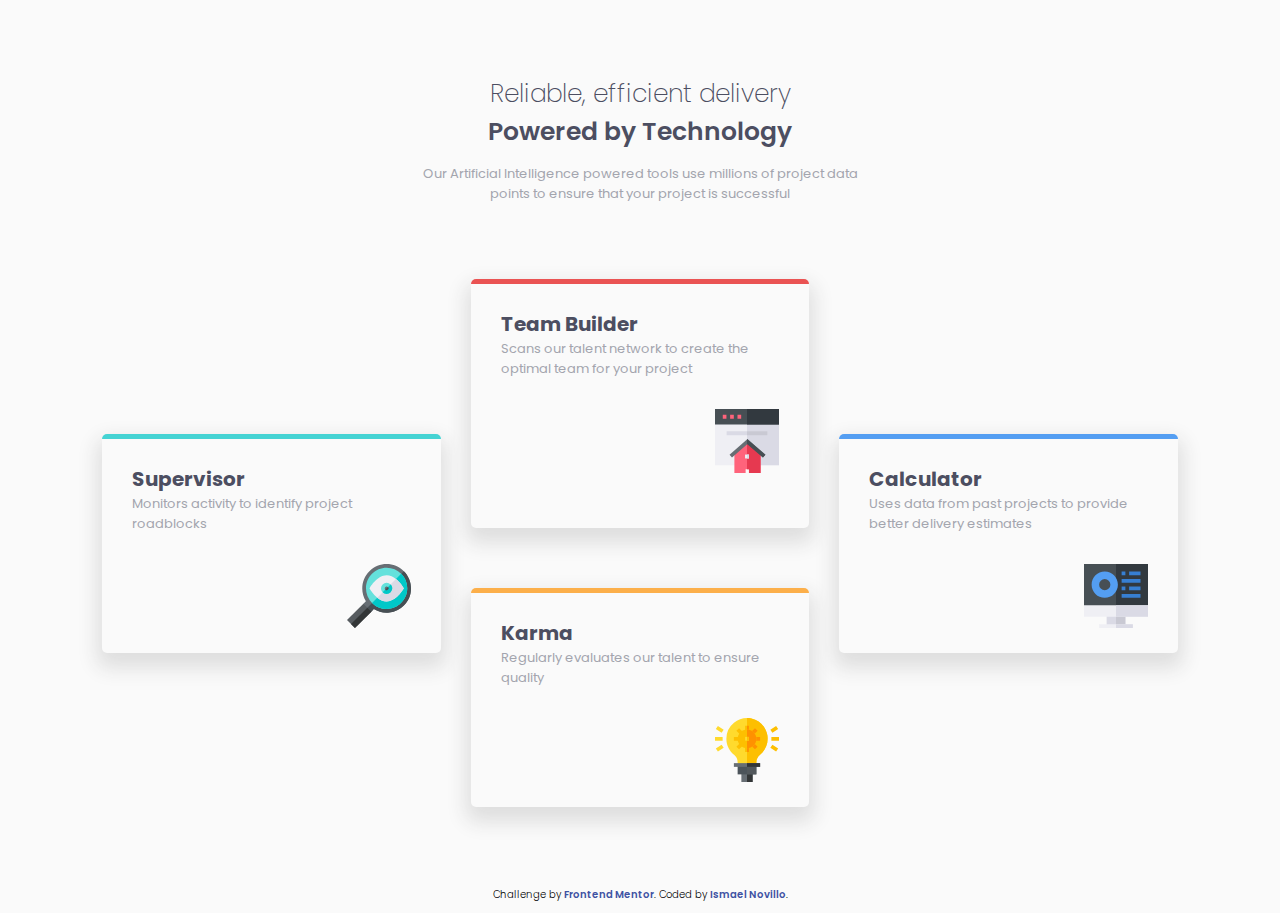
<file: index.html>
<!DOCTYPE html>
<html lang="en">
<head>
  <meta charset="UTF-8">
  <meta name="viewport" content="width=device-width, initial-scale=1.0">
  <meta http-equiv="X-UA-Compatible" content="ie=edge">


  <link href="https://fonts.googleapis.com/css2?family=Poppins:wght@200;400;600&display=swap" rel="stylesheet">

  <link rel="stylesheet" href="style.css">
  <link rel="icon" type="image/png" sizes="32x32" href="./images/favicon-32x32.png">
  
  <title>Ejercicio 2 | Four card </title>
</head>
<body>
  <header class="header">
    <h1 class="header-title">Reliable, efficient delivery</h1>
    <h2 class="header-subtitle">Powered by Technology</h2>

    <p class="header-paragraph">
      Our Artificial Intelligence powered tools use millions of project data points 
    to ensure that your project is successful
    </p>
  </header>

  <section class="cards">
    <div class="card-supervisor">
      <h1 class="card-title">Supervisor</h1>
      <p class="card-paragraph">Monitors activity to identify project roadblocks</p>
      <div class="card-image">
        <img src="images/icon-supervisor.svg">
      </div>
    </div>

    <div class="card-team-builder">
      <h1 class="card-title">Team Builder</h1>
      <p class="card-paragraph">Scans our talent network to create the optimal team for your project</p>
      <div class="card-image">
        <img src="images/icon-team-builder.svg">
      </div>
    </div>
    
    <div class="card-karma">
      <h1 class="card-title">Karma</h1>
      <p class="card-paragraph">Regularly evaluates our talent to ensure quality</p>
      <div class="card-image">
        <img src="images/icon-karma.svg">
      </div>
    </div>

    <div class="card-calculator">
      <h1 class="card-title">Calculator</h1>
      <p class="card-paragraph">Uses data from past projects to provide better delivery estimates</p>
      <div class="card-image">
        <img src="images/icon-calculator.svg">
      </div>
    </div>
  </section>
  
  <footer>
    <p class="attribution">
      Challenge by <a href="https://www.frontendmentor.io?ref=challenge" target="_blank">Frontend Mentor</a>. 
      Coded by <a href="#">Ismael Novillo</a>.
    </p>
  </footer>
</body>
</html>
</file>
<file: style.css>
* {
    box-sizing: border-box;
}

html {
    font-size: 62.5%;
    font-family: 'Poppins', sans-serif;
}

body {
    margin: 0;
    padding: 0;
    background-color: hsl(0, 0%, 98%);
}

.header {
    margin: 7.5rem auto;
    padding: 0 3rem;
    max-width: 525px;
    text-align: center;
}

.header-title {
    text-align: center;
    color: hsl(234, 12%, 34%);
    font-weight: 200;
    font-size: 2.5rem;
    margin: 0;
}

.header-subtitle {
    text-align: center;
    color: hsl(234, 12%, 34%);
    font-weight: 600;
    font-size: 2.5rem;
    margin: 0;
}

.header-paragraph {
    text-align: center;
    color: hsl(229, 6%, 66%);
    font-weight: 400;
    font-size: 1.5rem;
}

.cards {
    margin: 7.5rem 8% 0;
}

.card-supervisor,
.card-karma {
    margin-left: auto;
    margin-right: auto;
}

.card-team-builder,
.card-calculator {
    margin-left: 0;
    margin-right: 0;
}

.card-karma {
    margin-top: 3rem;
}

.card-supervisor {
    border-radius: .5rem;
    padding: 2.5rem 3rem;
    margin-bottom: 3rem;
    box-shadow: 0 1rem 2rem .5rem #dedede;
    border-top: .5rem solid hsl(180, 62%, 55%);
}

.card-team-builder {
    border-radius: .5rem;
    padding: 2.5rem 3rem;
    margin-bottom: 3rem;
    box-shadow: 0 1rem 2rem .5rem #dedede;
    border-top: .5rem solid hsl(0, 78%, 62%);
}

.card-karma {
    border-radius: .5rem;
    padding: 2.5rem 3rem;
    margin-bottom: 3rem;
    box-shadow: 0 1rem 2rem .5rem #dedede;
    border-top: .5rem solid hsl(34, 97%, 64%);
}

.card-calculator {
    border-radius: .5rem;
    padding: 2.5rem 3rem;
    margin-bottom: 3rem;
    box-shadow: 0 1rem 2rem .5rem #dedede;
    border-top: .5rem solid hsl(212, 86%, 64%);
}

.card-title {
    margin: 0;
    font-size: 2rem;
    color: hsl(234, 12%, 34%);
}

.card-paragraph {
    margin: 0;
    font-size: 1.3rem;
    color: hsl(229, 6%, 66%);
}

.card-image {
    padding-top: 3rem;
    display: flex;
    justify-content: right;
}

.attribution {
    margin-top: 5rem;
    font-size: 1rem;
    text-align: center;
    font-weight: 300;
}

.attribution a {
    font-weight: 600;
    text-decoration: none;
    color: hsl(228, 45%, 44%);
}

@media (min-width: 680px) {
    .header-paragraph {
        font-size: 1.4rem;
    }

    .cards {
        display: grid;
        grid-template-columns: repeat(2, 1fr);
        column-gap: 3rem;
    }
}

@media (min-width: 1250px) {
    .header-paragraph {
        font-size: 1.3rem;
    }

    .cards {
        grid-template-columns: repeat(3, 1fr);
        grid-template-rows: repeat(2, 1fr);
        grid-template-areas:
        "start mid1 end"
        "start mid2 end";
    }

    .card-supervisor  {
        grid-area: start;
        align-self: center;
    }

    .card-team-builder {
        grid-area: mid1;
    }
    .card-karma {
        grid-area: mid2;
    }
    .card-calculator {
        grid-area: end;
        align-self: center;
    }
}
</file>
